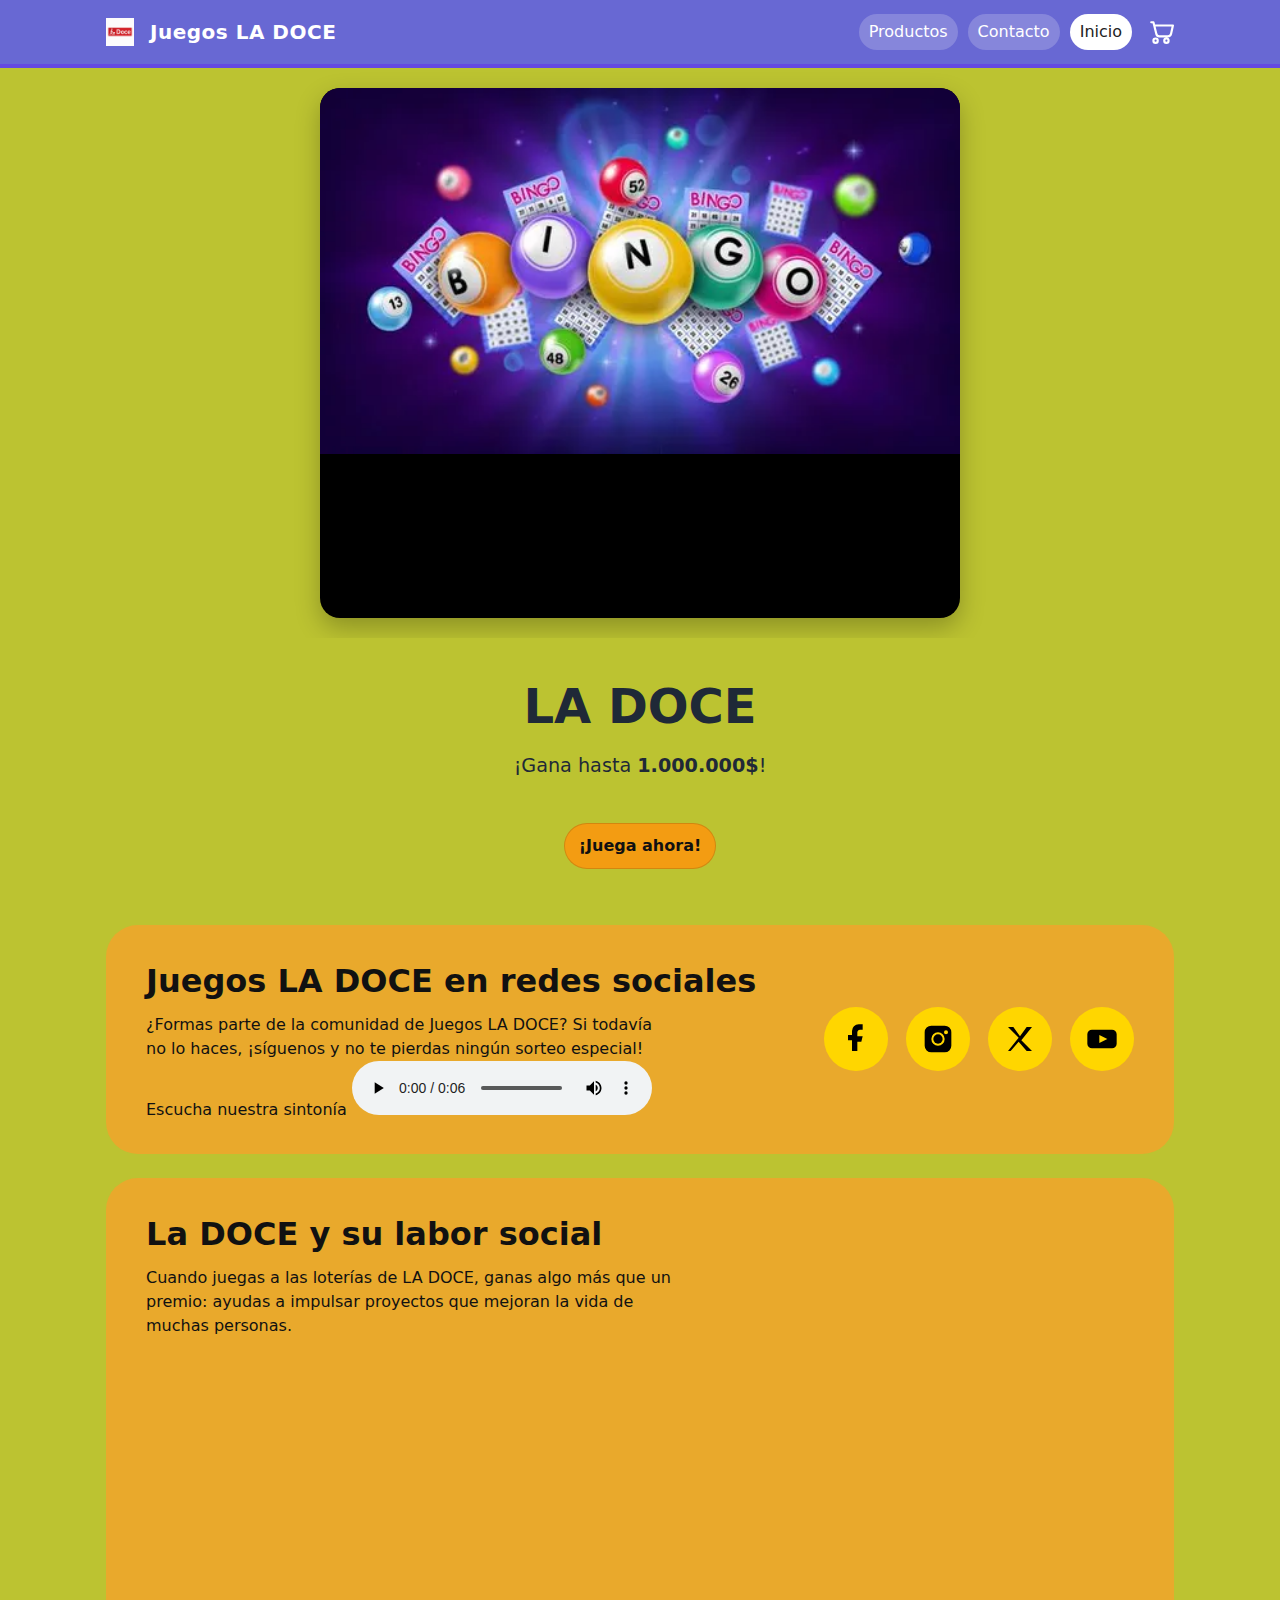
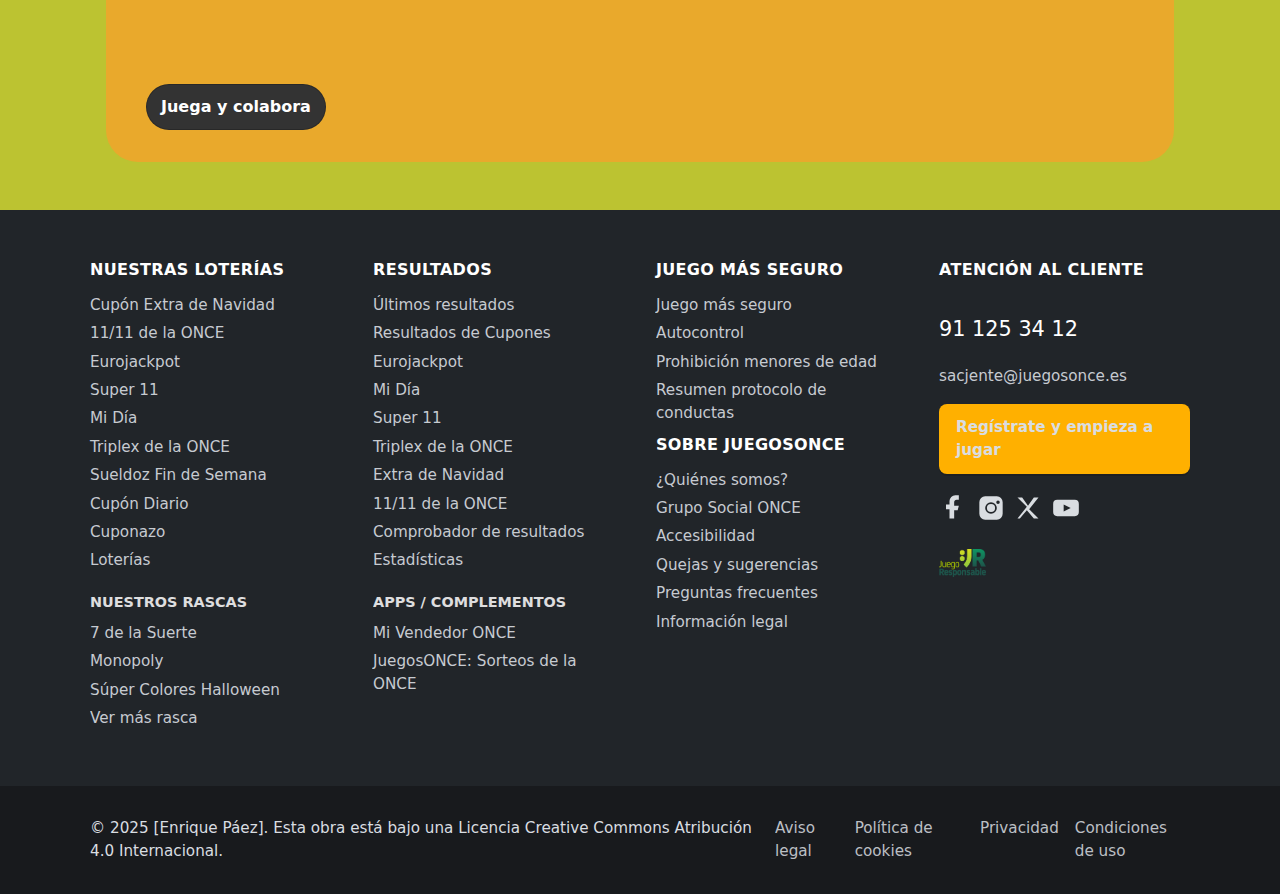
<file: index.html>
<!doctype html>
<html lang="es">
<head>
  <meta charset="utf-8" />
  <meta name="viewport" content="width=device-width, initial-scale=1" />
  <title>Juegos LA DOCE – Inicio</title>
  <link rel="stylesheet" href="css/index.css" />
  <link rel="icon" href="logos.ico" type="image/x-icon">
</head>
<body>
  <!-- Header / Navbar -->
  <header class="site-header">
    <div class="container header__row">
      <!-- LOGO clicable -->
      <a class="logo" href="./index.html" aria-label="Ir al inicio">
        <img src="images/logos.png.png" alt="Juegos LA DOCE">
      </a>

      <a class="brand" href="./index.html">Juegos <strong>LA DOCE</strong></a>

      <nav class="nav">
        <a class="nav__link" href="./catalogo.html">Productos</a>
        <a class="nav__link" href="#contacto">Contacto</a>
        <a class="nav__link nav__link--pill" href="./index.html">Inicio</a>
      </nav>

      <a class="cart" href="./carrito.html" aria-label="Carrito">
        <svg viewBox="0 0 24 24" class="icon" aria-hidden="true">
          <path d="M7 18a2 2 0 1 0 0 4 2 2 0 0 0 0-4Zm10 0a2 2 0 1 0 0 4 2 2 0 0 0 0-4ZM3 3h2l2.6 10.39A3 3 0 0 0 10.5 16h7.88a3 3 0 0 0 2.92-2.35L23 6H6"
                fill="none" stroke="currentColor" stroke-width="2"
                stroke-linecap="round" stroke-linejoin="round"/>
        </svg>
      </a>
    </div>
  </header>




  <!-- Main -->
  <main class="page-main">
    <!-- CARRUSEL LA DOCE (debajo del header) -->
      <div class="carousel">
        <div class="carousel__track">

          <div class="carousel__slide">
            <img src="carrusel/bolas.webp" alt="Bolas de bingo">
          </div>

          <div class="carousel__slide">
            <img src="carrusel/cupon.webp" alt="Cupón raspadito">
          </div>

          <div class="carousel__slide">
            <img src="carrusel/cupones.webp" alt="Cupones de la ONCE">
          </div>

          <div class="carousel__slide">
            <img src="carrusel/d54c9e0c-2fc7-492b-9c54-969afc6d6bb1_baja-aspect-ratio_default_0.webp" alt="Ganadores celebrando">
          </div>

          <div class="carousel__slide">
            <img src="carrusel/loteria-navidad-2024-introducen-premios-bombo-pequeno-efe.webp" alt="Sorteo tradicional">
          </div>

        </div>
      </div>
    <!-- Hero -->
    <section class="hero hero--full">
      <div class="container hero__content">
        <h1>LA DOCE</h1>

        <p class="hero__subtitle">
          ¡Gana hasta <strong>1.000.000$</strong>!
        </p>

        <div class="hero__actions">
          <a class="btn btn--primary" href="./catalogo.html">¡Juega ahora!</a>
        </div>
      </div>
    </section>

  </main>

  <!-- Bloque promocional antes del footer -->
  <section class="promo">
    <div class="container promo__grid">

      <!-- Tarjeta redes sociales -->
      <article class="promo-card promo-card--social">
        <div class="promo-card__text">
          <h2>Juegos LA DOCE en redes sociales</h2>
          <p>¿Formas parte de la comunidad de Juegos LA DOCE?  
             Si todavía no lo haces, ¡síguenos y no te pierdas ningún sorteo especial!</p>

             <!-- AUDIO -->
          <div class="promo-audio">
            <span class="promo-audio__label">Escucha nuestra sintonía</span>
            <audio controls>
              <source src="Quick Metal Riff 1.mp3" type="audio/mpeg">
            </audio>
          </div>
        </div>

        <div class="promo-card__icons">
          <a aria-label="Facebook" href="#" class="promo-icon">
            <svg viewBox="0 0 24 24">
              <path d="M13 22v-8h3l1-4h-4V7c0-1.1.9-2 2-2h2V1h-3a5 5 0 0 0-5 5v3H6v4h3v8h4Z"/>
            </svg>
          </a>
          <a aria-label="Instagram" href="#" class="promo-icon">
            <svg viewBox="0 0 24 24">
              <path d="M7 2h10a5 5 0 0 1 5 5v10a5 5 0 0 1-5 5H7a5 5 0 0 1-5-5V7a5 5 0 0 1 5-5Zm5 5a5 5 0 1 0 0 10 5 5 0 0 0 0-10Zm6-1.5a1.5 1.5 0 1 0 0 3 1.5 1.5 0 0 0 0-3Z"/>
              <circle cx="12" cy="12" r="3.5"/>
            </svg>
          </a>
          <a aria-label="X / Twitter" href="#" class="promo-icon">
            <svg viewBox="0 0 24 24">
              <path d="M3 3h4l5 7 5-7h4l-8 10 8 8h-4l-6-7-6 7H3l8-10L3 3Z"/>
            </svg>
          </a>
          <a aria-label="YouTube" href="#" class="promo-icon">
            <svg viewBox="0 0 24 24">
              <path d="M23 8.5v7a3.5 3.5 0 0 1-3.5 3.5h-15A3.5 3.5 0 0 1 1 15.5v-7A3.5 3.5 0 0 1 4.5 5h15A3.5 3.5 0 0 1 23 8.5ZM10 9v6l6-3-6-3Z"/>
            </svg>
          </a>
        </div>
      </article>

      <!-- Tarjeta labor social -->
      <article class="promo-card promo-card--impact">
  <div class="promo-card__text">
    <h2>La DOCE y su labor social</h2>
    <p>Cuando juegas a las loterías de LA DOCE, ganas algo más que un premio:
       ayudas a impulsar proyectos que mejoran la vida de muchas personas.</p>
    
    <!-- VIDEO -->
    <div class="promo-video">
      <iframe 
        src="https://www.youtube.com/embed/3toKPZahz4I?si=k1fxvyp4gUvb2gVy"
        title="YouTube video player" 
        frameborder="0"
        allow="accelerometer; autoplay; clipboard-write; encrypted-media; gyroscope; picture-in-picture; web-share"
        referrerpolicy="strict-origin-when-cross-origin"
        allowfullscreen>
      </iframe>
    </div>

    <a href="./catalogo.html" class="btn btn--dark">Juega y colabora</a>
  </div>
</article>


    </div>
  </section>

  <!-- Footer -->
  <footer class="site-footer site-footer--dark">
    <div class="container footer-cols">
      <!-- Col 1 -->
      <div class="footer-col">
        <h4 class="footer-title">NUESTRAS LOTERÍAS</h4>
        <ul class="footer-list">
          <li><a href="#">Cupón Extra de Navidad</a></li>
          <li><a href="#">11/11 de la ONCE</a></li>
          <li><a href="#">Eurojackpot</a></li>
          <li><a href="#">Super 11</a></li>
          <li><a href="#">Mi Día</a></li>
          <li><a href="#">Triplex de la ONCE</a></li>
          <li><a href="#">Sueldoz Fin de Semana</a></li>
          <li><a href="#">Cupón Diario</a></li>
          <li><a href="#">Cuponazo</a></li>
          <li><a href="#">Loterías</a></li>
        </ul>

        <h5 class="footer-subtitle">NUESTROS RASCAS</h5>
        <ul class="footer-list">
          <li><a href="#">7 de la Suerte</a></li>
          <li><a href="#">Monopoly</a></li>
          <li><a href="#">Súper Colores Halloween</a></li>
          <li><a href="#">Ver más rasca</a></li>
        </ul>
      </div>

      <!-- Col 2 -->
      <div class="footer-col">
        <h4 class="footer-title">RESULTADOS</h4>
        <ul class="footer-list">
          <li><a href="#">Últimos resultados</a></li>
          <li><a href="#">Resultados de Cupones</a></li>
          <li><a href="#">Eurojackpot</a></li>
          <li><a href="#">Mi Día</a></li>
          <li><a href="#">Super 11</a></li>
          <li><a href="#">Triplex de la ONCE</a></li>
          <li><a href="#">Extra de Navidad</a></li>
          <li><a href="#">11/11 de la ONCE</a></li>
          <li><a href="#">Comprobador de resultados</a></li>
          <li><a href="#">Estadísticas</a></li>
        </ul>

        <h5 class="footer-subtitle">APPS / COMPLEMENTOS</h5>
        <ul class="footer-list">
          <li><a href="#">Mi Vendedor ONCE</a></li>
          <li><a href="#">JuegosONCE: Sorteos de la ONCE</a></li>
        </ul>
      </div>

      <!-- Col 3 -->
      <div class="footer-col">
        <h4 class="footer-title">JUEGO MÁS SEGURO</h4>
        <ul class="footer-list">
          <li><a href="#">Juego más seguro</a></li>
          <li><a href="#">Autocontrol</a></li>
          <li><a href="#">Prohibición menores de edad</a></li>
          <li><a href="#">Resumen protocolo de conductas</a></li>
        </ul>

        <h4 class="footer-title">SOBRE JUEGOSONCE</h4>
        <ul class="footer-list">
          <li><a href="#">¿Quiénes somos?</a></li>
          <li><a href="#">Grupo Social ONCE</a></li>
          <li><a href="#">Accesibilidad</a></li>
          <li><a href="#">Quejas y sugerencias</a></li>
          <li><a href="#">Preguntas frecuentes</a></li>
          <li><a href="#">Información legal</a></li>
        </ul>
      </div>

      <!-- Col 4 -->
      <div class="footer-col footer-col--right">
        <h4 class="footer-title">ATENCIÓN AL CLIENTE</h4>
        <p class="footer-phone">91 125 34 12</p>
        <a class="footer-mail" href="mailto:sacjente@juegosonce.es">sacjente@juegosonce.es</a>

        <a class="btn btn--cta" href="#">Regístrate y empieza a jugar</a>

        <div class="footer-social">
          <a aria-label="Facebook" href="#"><svg viewBox="0 0 24 24"><path d="M13 22v-8h3l1-4h-4V7c0-1.1.9-2 2-2h2V1h-3a5 5 0 0 0-5 5v3H6v4h3v8h4Z"/></svg></a>
          <a aria-label="Instagram" href="#"><svg viewBox="0 0 24 24"><path d="M7 2h10a5 5 0 0 1 5 5v10a5 5 0 0 1-5 5H7a5 5 0 0 1-5-5V7a5 5 0 0 1 5-5Zm5 5a5 5 0 1 0 0 10 5 5 0 0 0 0-10Zm6-1.5a1.5 1.5 0 1 0 0 3 1.5 1.5 0 0 0 0-3Z"/><circle cx="12" cy="12" r="3.5"/></svg></a>
          <a aria-label="X / Twitter" href="#"><svg viewBox="0 0 24 24"><path d="M3 3h4l5 7 5-7h4l-8 10 8 8h-4l-6-7-6 7H3l8-10L3 3Z"/></svg></a>
          <a aria-label="YouTube" href="#"><svg viewBox="0 0 24 24"><path d="M23 8.5v7a3.5 3.5 0 0 1-3.5 3.5h-15A3.5 3.5 0 0 1 1 15.5v-7A3.5 3.5 0 0 1 4.5 5h15A3.5 3.5 0 0 1 23 8.5ZM10 9v6l6-3-6-3Z"/></svg></a>
        </div>

        <div class="footer-badges">
          <img src="images/Juego_Responsable.png" alt="Juego responsable +18" />
        </div>
      </div>
    </div>

    <div class="footer-bottom">
      <div class="container footer-bottom__row">
        <p>© 2025 [Enrique Páez].  
          Esta obra está bajo una  
          <a href="https://creativecommons.org/licenses/by/4.0/" target="_blank">
          Licencia Creative Commons Atribución 4.0 Internacional</a>.
        </p>
        <ul class="footer-legal">
          <li><a href="#">Aviso legal</a></li>
          <li><a href="#">Política de cookies</a></li>
          <li><a href="#">Privacidad</a></li>
          <li><a href="#">Condiciones de uso</a></li>
        </ul>
      </div>
    </div>
  </footer>
</body>
</html>
</file>
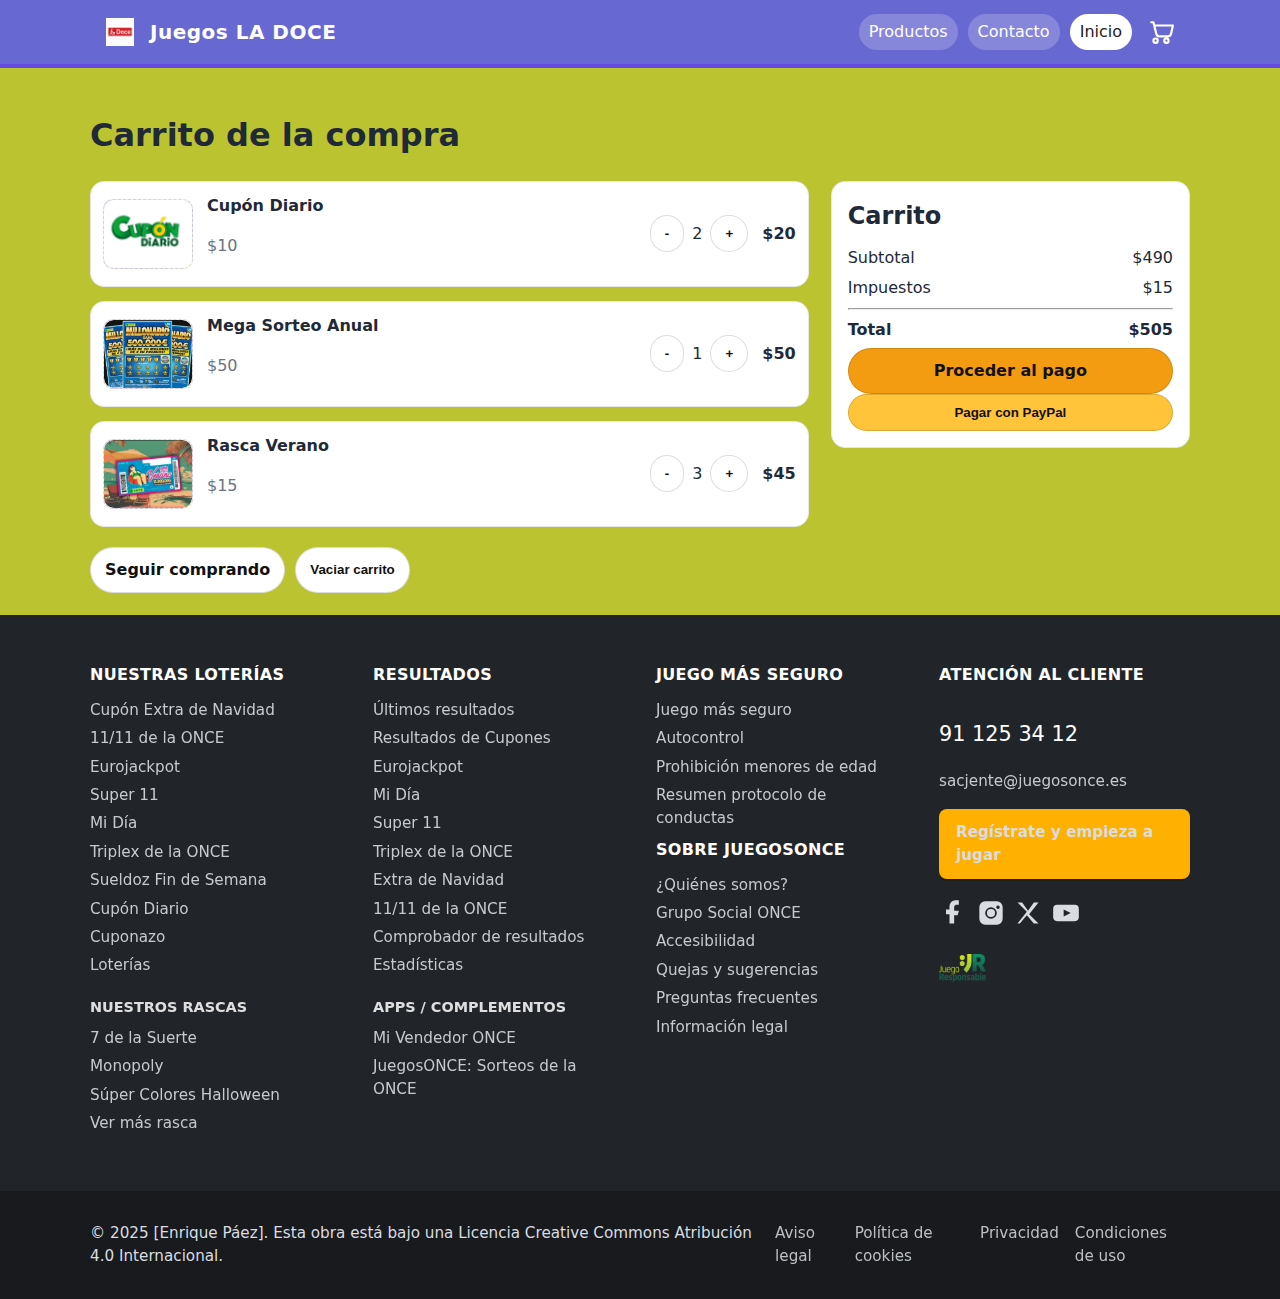
<file: carrito.html>
<!doctype html>
<html lang="es">
<head>
  <meta charset="utf-8" />
  <meta name="viewport" content="width=device-width, initial-scale=1" />
  <title>Juegos LA DOCE – Carrito</title>
  <link rel="stylesheet" href="css/carrito.css" />
  <link rel="icon" href="logos.ico" type="image/x-icon">
</head>
<body>
  <!-- Header -->
  <header class="site-header">
    <div class="container header__row">
      <a class="logo" href="index.html" aria-label="Ir al inicio">
        <img src="images/logos.png.png" alt="Juegos LA DOCE" />
      </a>
      <a class="brand" href="index.html">Juegos <strong>LA DOCE</strong></a>

      <nav class="nav">
        <a class="nav__link" href="catalogo.html">Productos</a>
        <a class="nav__link" href="index.html#contacto">Contacto</a>
        <a class="nav__link nav__link--pill" href="index.html">Inicio</a>
      </nav>

      <span class="cart" aria-hidden="true">
        <svg viewBox="0 0 24 24" class="icon"><path d="M7 18a2 2 0 1 0 0 4 2 2 0 0 0 0-4Zm10 0a2 2 0 1 0 0 4 2 2 0 0 0 0-4ZM3 3h2l2.6 10.39A3 3 0 0 0 10.5 16h7.88a3 3 0 0 0 2.92-2.35L23 6H6" fill="none" stroke="currentColor" stroke-width="2" stroke-linecap="round" stroke-linejoin="round"/></svg>
      </span>
    </div>
  </header>

  <main class="page-main">
    <section class="container cart-page">
      <h1 class="page-title">Carrito de la compra</h1>

      <div class="cart-layout">
        <!-- Lista de items -->
        <section class="cart-list">
          <!-- Cupón Diario -->
          <article class="cart-item">
            <div class="thumb has-img">
              <img src="images/CDiario.png" alt="Cupón Diario">
            </div>
            <div class="cart-item__info">
              <h3>Cupón Diario</h3>
              <p class="muted">$10</p>
            </div>
            <div class="qty">
              <button class="btn btn--ghost" disabled>-</button>
              <span>2</span>
              <button class="btn btn--ghost" disabled>+</button>
            </div>
            <div class="subtotal">$20</div>
          </article>

          <!-- Mega Sorteo Anual -->
          <article class="cart-item">
            <div class="thumb has-img">
              <img src="images/Mmillonario.png" alt="Mega Sorteo Anual">
            </div>
            <div class="cart-item__info">
              <h3>Mega Sorteo Anual</h3>
              <p class="muted">$50</p>
            </div>
            <div class="qty">
              <button class="btn btn--ghost" disabled>-</button>
              <span>1</span>
              <button class="btn btn--ghost" disabled>+</button>
            </div>
            <div class="subtotal">$50</div>
          </article>

          <!-- Rasca Verano -->
          <article class="cart-item">
            <div class="thumb has-img">
              <img src="images/Rverano.png" alt="Rasca Verano">
            </div>
            <div class="cart-item__info">
              <h3>Rasca Verano</h3>
              <p class="muted">$15</p>
            </div>
            <div class="qty">
              <button class="btn btn--ghost" disabled>-</button>
              <span>3</span>
              <button class="btn btn--ghost" disabled>+</button>
            </div>
            <div class="subtotal">$45</div>
          </article>


          <div class="cart-actions">
            <a class="btn btn--ghost" href="catalogo.html">Seguir comprando</a>
            <button class="btn btn--ghost" disabled>Vaciar carrito</button>
          </div>
        </section>

        <!-- Resumen -->
        <aside class="summary">
          <h2>Carrito</h2>
          <dl class="summary__row"><dt>Subtotal</dt><dd>$490</dd></dl>
          <dl class="summary__row"><dt>Impuestos</dt><dd>$15</dd></dl>
          <hr />
          <dl class="summary__row summary__total"><dt>Total</dt><dd>$505</dd></dl>

          <a class="btn btn--primary full" href="#">Proceder al pago</a>
          <button class="btn btn--paypal full" type="button">Pagar con PayPal</button>
        </aside>
      </div>
    </section>
  </main>

<!-- Footer -->
  <footer class="site-footer site-footer--dark">
    <div class="container footer-cols">
      <!-- Col 1 -->
      <div class="footer-col">
        <h4 class="footer-title">NUESTRAS LOTERÍAS</h4>
        <ul class="footer-list">
          <li><a href="#">Cupón Extra de Navidad</a></li>
          <li><a href="#">11/11 de la ONCE</a></li>
          <li><a href="#">Eurojackpot</a></li>
          <li><a href="#">Super 11</a></li>
          <li><a href="#">Mi Día</a></li>
          <li><a href="#">Triplex de la ONCE</a></li>
          <li><a href="#">Sueldoz Fin de Semana</a></li>
          <li><a href="#">Cupón Diario</a></li>
          <li><a href="#">Cuponazo</a></li>
          <li><a href="#">Loterías</a></li>
        </ul>

        <h5 class="footer-subtitle">NUESTROS RASCAS</h5>
        <ul class="footer-list">
          <li><a href="#">7 de la Suerte</a></li>
          <li><a href="#">Monopoly</a></li>
          <li><a href="#">Súper Colores Halloween</a></li>
          <li><a href="#">Ver más rasca</a></li>
        </ul>
      </div>

      <!-- Col 2 -->
      <div class="footer-col">
        <h4 class="footer-title">RESULTADOS</h4>
        <ul class="footer-list">
          <li><a href="#">Últimos resultados</a></li>
          <li><a href="#">Resultados de Cupones</a></li>
          <li><a href="#">Eurojackpot</a></li>
          <li><a href="#">Mi Día</a></li>
          <li><a href="#">Super 11</a></li>
          <li><a href="#">Triplex de la ONCE</a></li>
          <li><a href="#">Extra de Navidad</a></li>
          <li><a href="#">11/11 de la ONCE</a></li>
          <li><a href="#">Comprobador de resultados</a></li>
          <li><a href="#">Estadísticas</a></li>
        </ul>

        <h5 class="footer-subtitle">APPS / COMPLEMENTOS</h5>
        <ul class="footer-list">
          <li><a href="#">Mi Vendedor ONCE</a></li>
          <li><a href="#">JuegosONCE: Sorteos de la ONCE</a></li>
        </ul>
      </div>

      <!-- Col 3 -->
      <div class="footer-col">
        <h4 class="footer-title">JUEGO MÁS SEGURO</h4>
        <ul class="footer-list">
          <li><a href="#">Juego más seguro</a></li>
          <li><a href="#">Autocontrol</a></li>
          <li><a href="#">Prohibición menores de edad</a></li>
          <li><a href="#">Resumen protocolo de conductas</a></li>
        </ul>

        <h4 class="footer-title">SOBRE JUEGOSONCE</h4>
        <ul class="footer-list">
          <li><a href="#">¿Quiénes somos?</a></li>
          <li><a href="#">Grupo Social ONCE</a></li>
          <li><a href="#">Accesibilidad</a></li>
          <li><a href="#">Quejas y sugerencias</a></li>
          <li><a href="#">Preguntas frecuentes</a></li>
          <li><a href="#">Información legal</a></li>
        </ul>
      </div>

      <!-- Col 4 -->
      <div class="footer-col footer-col--right">
        <h4 class="footer-title">ATENCIÓN AL CLIENTE</h4>
        <p class="footer-phone">91 125 34 12</p>
        <a class="footer-mail" href="mailto:sacjente@juegosonce.es">sacjente@juegosonce.es</a>

        <a class="btn btn--cta" href="#">Regístrate y empieza a jugar</a>

        <div class="footer-social">
          <a aria-label="Facebook" href="#"><svg viewBox="0 0 24 24"><path d="M13 22v-8h3l1-4h-4V7c0-1.1.9-2 2-2h2V1h-3a5 5 0 0 0-5 5v3H6v4h3v8h4Z"/></svg></a>
          <a aria-label="Instagram" href="#"><svg viewBox="0 0 24 24"><path d="M7 2h10a5 5 0 0 1 5 5v10a5 5 0 0 1-5 5H7a5 5 0 0 1-5-5V7a5 5 0 0 1 5-5Zm5 5a5 5 0 1 0 0 10 5 5 0 0 0 0-10Zm6-1.5a1.5 1.5 0 1 0 0 3 1.5 1.5 0 0 0 0-3Z"/><circle cx="12" cy="12" r="3.5"/></svg></a>
          <a aria-label="X / Twitter" href="#"><svg viewBox="0 0 24 24"><path d="M3 3h4l5 7 5-7h4l-8 10 8 8h-4l-6-7-6 7H3l8-10L3 3Z"/></svg></a>
          <a aria-label="YouTube" href="#"><svg viewBox="0 0 24 24"><path d="M23 8.5v7a3.5 3.5 0 0 1-3.5 3.5h-15A3.5 3.5 0 0 1 1 15.5v-7A3.5 3.5 0 0 1 4.5 5h15A3.5 3.5 0 0 1 23 8.5ZM10 9v6l6-3-6-3Z"/></svg></a>
        </div>

        <div class="footer-badges">
          <img src="images/Juego_Responsable.png" alt="Juego responsable +18" />
        </div>
      </div>
    </div>

    <div class="footer-bottom">
      <div class="container footer-bottom__row">
        <p>© 2025 [Enrique Páez].  
          Esta obra está bajo una  
          <a href="https://creativecommons.org/licenses/by/4.0/" target="_blank">
          Licencia Creative Commons Atribución 4.0 Internacional</a>.
        </p>
        <ul class="footer-legal">
          <li><a href="#">Aviso legal</a></li>
          <li><a href="#">Política de cookies</a></li>
          <li><a href="#">Privacidad</a></li>
          <li><a href="#">Condiciones de uso</a></li>
        </ul>
      </div>
    </div>
  </footer>
</body>
</html>
</file>
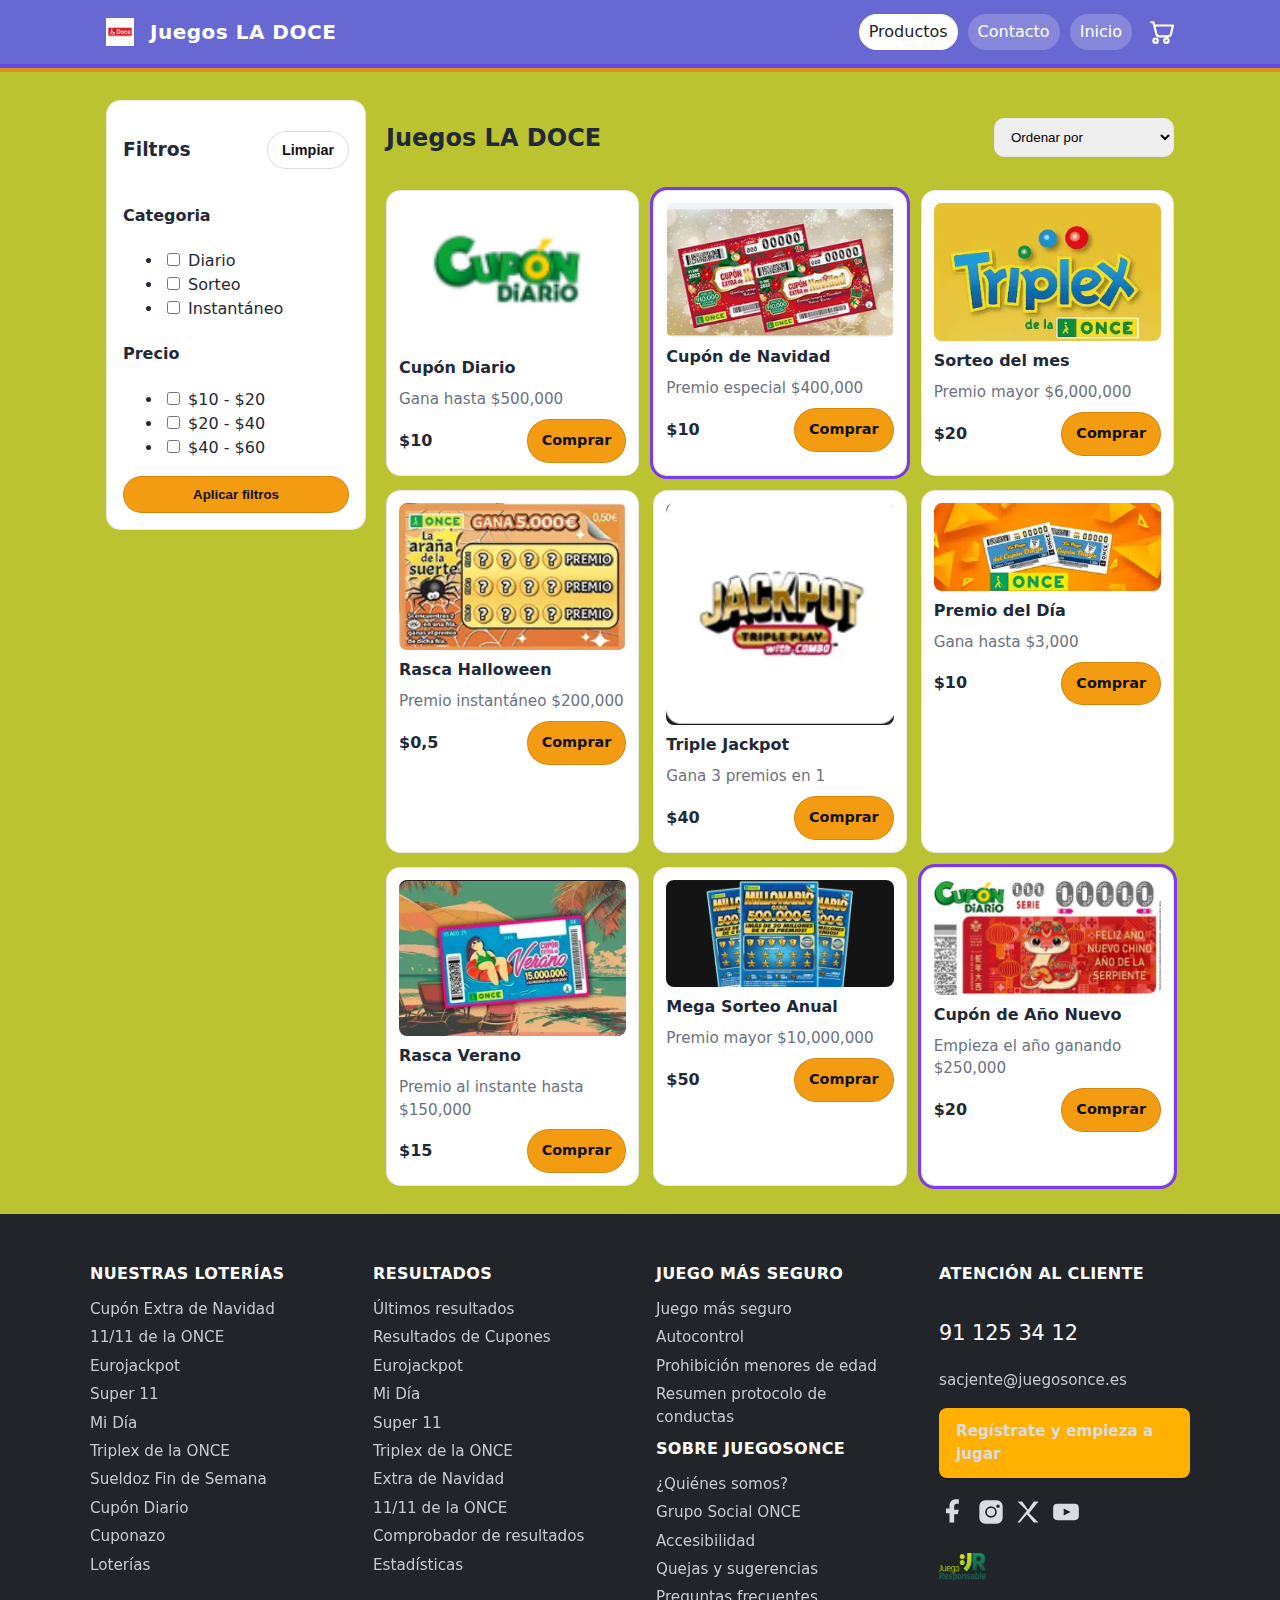
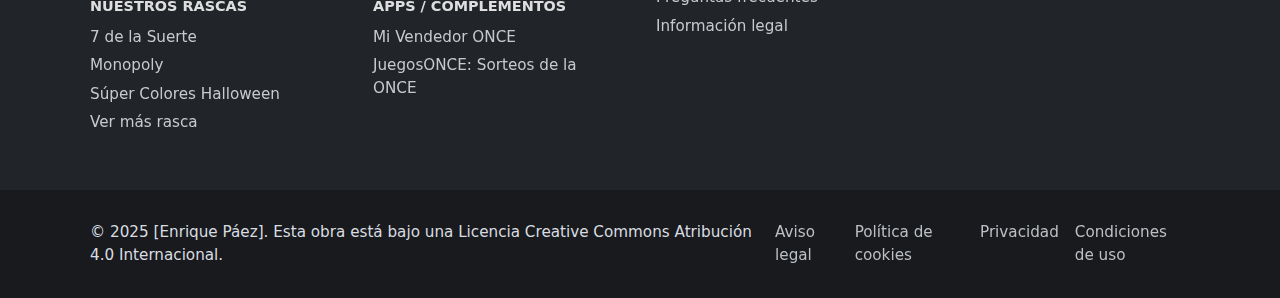
<file: catalogo.html>
<!doctype html>
<html lang="es">
<head>
  <meta charset="utf-8" />
  <meta name="viewport" content="width=device-width, initial-scale=1" />
  <title>Juegos LA DOCE – Catálogo</title>
  <link rel="stylesheet" href="css/catalogo.css" />
  <link rel="icon" href="logos.ico" type="image/x-icon">
</head>
<body>
  <!-- Header -->
  <header class="site-header">
    <div class="container header__row">
      <a class="logo" href="./index.html" aria-label="Ir al inicio">
        <img src="images/logos.png.png" alt="Juegos LA DOCE">
      </a>

      <a class="brand" href="./index.html">Juegos <strong>LA DOCE</strong></a>

      <nav class="nav">
        <a class="nav__link nav__link--pill" href="./catalogo.html">Productos</a>
        <a class="nav__link" href="#contacto">Contacto</a>
        <a class="nav__link" href="./index.html">Inicio</a>
      </nav>

      <a class="cart" href="./carrito.html" aria-label="Carrito">
        <svg viewBox="0 0 24 24" class="icon">
          <path d="M7 18a2 2 0 1 0 0 4 2 2 0 0 0 0-4Zm10 0a2 2 0 1 0 0 4 2 2 0 0 0 0-4ZM3 3h2l2.6 10.39A3 3 0 0 0 10.5 16h7.88a3 3 0 0 0 2.92-2.35L23 6H6"
                fill="none" stroke="currentColor" stroke-width="2"
                stroke-linecap="round" stroke-linejoin="round"/>
        </svg>
      </a>
    </div>
  </header>

  <!-- Contenido principal -->
  <main class="page-main">
    <section class="products-page">
      <div class="container products-layout">
        <!-- Filtros -->
        <aside class="filters">
          <div class="filters__header">
            <h3>Filtros</h3>
            <button class="btn btn--ghost small">Limpiar</button>
          </div>

          <div class="filters__block">
            <h4>Categoria</h4>
            <ul class="list">
              <li><label><input type="checkbox" /> Diario</label></li>
              <li><label><input type="checkbox" /> Sorteo</label></li>
              <li><label><input type="checkbox" /> Instantáneo</label></li>
            </ul>
          </div>

          <div class="filters__block">
            <h4>Precio</h4>
            <ul class="list">
              <li><label><input type="checkbox" /> $10 - $20</label></li>
              <li><label><input type="checkbox" /> $20 - $40</label></li>
              <li><label><input type="checkbox" /> $40 - $60</label></li>
            </ul>
          </div>

          <button class="btn btn--primary full">Aplicar filtros</button>
        </aside>

        <!-- Catálogo -->
        <section class="catalog">
          <div class="catalog__toolbar">
            <h2>Juegos LA DOCE</h2>
            <div class="toolbar__right">
              <select class="select">
                <option>Ordenar por</option>
                <option>Precio ascendente</option>
                <option>Precio descendente</option>
              </select>
            </div>
          </div>

          <!-- Grid de productos -->
          <div class="grid">
            <article class="card">
              <div class="card__media">
                <img src="images/CDiario.png" alt="Cupón Diario">
              </div>
              <h3 class="card__title">Cupón Diario</h3>
              <p class="card__meta">Gana hasta $500,000</p>
              <div class="card__bottom">
                <span class="price">$10</span>
                <a class="btn btn--primary small" href="./carrito.html">Comprar</a>
              </div>
            </article>

            <article class="card card--highlight">
              <div class="card__media">
                <img src="images/Cnavidad.png" alt="Cupón de Navidad">
              </div>
              <h3 class="card__title">Cupón de Navidad</h3>
              <p class="card__meta">Premio especial $400,000</p>
              <div class="card__bottom">
                <span class="price">$10</span>
                <a class="btn btn--primary small" href="./carrito.html">Comprar</a>
              </div>
            </article>

            <article class="card">
              <div class="card__media">
                <img src="images/Sdiario.png" alt="Sorteo del mes">
              </div>
              <h3 class="card__title">Sorteo del mes</h3>
              <p class="card__meta">Premio mayor $6,000,000</p>
              <div class="card__bottom">
                <span class="price">$20</span>
                <a class="btn btn--primary small" href="./carrito.html">Comprar</a>
              </div>
            </article>

            <article class="card">
              <div class="card__media">
                <img src="images/Rhalolwen.png" alt="Rasca Halloween">
              </div>
              <h3 class="card__title">Rasca Halloween</h3>
              <p class="card__meta">Premio instantáneo $200,000</p>
              <div class="card__bottom">
                <span class="price">$0,5</span>
                <a class="btn btn--primary small" href="./carrito.html">Comprar</a>
              </div>
            </article>

            <article class="card">
              <div class="card__media">
                <img src="images/Tjackpot.png" alt="Triple Jackpot">
              </div>
              <h3 class="card__title">Triple Jackpot</h3>
              <p class="card__meta">Gana 3 premios en 1</p>
              <div class="card__bottom">
                <span class="price">$40</span>
                <a class="btn btn--primary small" href="./carrito.html">Comprar</a>
              </div>
            </article>

            <article class="card">
              <div class="card__media">
                <img src="images/Pdia.png" alt="Premio del Día">
              </div>
              <h3 class="card__title">Premio del Día</h3>
              <p class="card__meta">Gana hasta $3,000</p>
              <div class="card__bottom">
                <span class="price">$10</span>
                <a class="btn btn--primary small" href="./carrito.html">Comprar</a>
              </div>
            </article>

            <!-- NUEVOS PRODUCTOS -->
            <article class="card">
              <div class="card__media">
                <img src="images/Rverano.png" alt="Rasca Verano">
              </div>
              <h3 class="card__title">Rasca Verano</h3>
              <p class="card__meta">Premio al instante hasta $150,000</p>
              <div class="card__bottom">
                <span class="price">$15</span>
                <a class="btn btn--primary small" href="./carrito.html">Comprar</a>
              </div>
            </article>

            <article class="card">
              <div class="card__media">
                <img src="images/Mmillonario.png" alt="Mega Sorteo Anual">
              </div>
              <h3 class="card__title">Mega Sorteo Anual</h3>
              <p class="card__meta">Premio mayor $10,000,000</p>
              <div class="card__bottom">
                <span class="price">$50</span>
                <a class="btn btn--primary small" href="./carrito.html">Comprar</a>
              </div>
            </article>

            <article class="card card--highlight">
              <div class="card__media">
                <img src="images/Caño.png" alt="Cupón de Año Nuevo">
              </div>
              <h3 class="card__title">Cupón de Año Nuevo</h3>
              <p class="card__meta">Empieza el año ganando $250,000</p>
              <div class="card__bottom">
                <span class="price">$20</span>
                <a class="btn btn--primary small" href="./carrito.html">Comprar</a>
              </div>
            </article>
          </div>
        </section>
      </div>
    </section>
  </main>

  <!-- Footer -->
  <footer class="site-footer site-footer--dark">
    <div class="container footer-cols">
      <!-- Col 1 -->
      <div class="footer-col">
        <h4 class="footer-title">NUESTRAS LOTERÍAS</h4>
        <ul class="footer-list">
          <li><a href="#">Cupón Extra de Navidad</a></li>
          <li><a href="#">11/11 de la ONCE</a></li>
          <li><a href="#">Eurojackpot</a></li>
          <li><a href="#">Super 11</a></li>
          <li><a href="#">Mi Día</a></li>
          <li><a href="#">Triplex de la ONCE</a></li>
          <li><a href="#">Sueldoz Fin de Semana</a></li>
          <li><a href="#">Cupón Diario</a></li>
          <li><a href="#">Cuponazo</a></li>
          <li><a href="#">Loterías</a></li>
        </ul>

        <h5 class="footer-subtitle">NUESTROS RASCAS</h5>
        <ul class="footer-list">
          <li><a href="#">7 de la Suerte</a></li>
          <li><a href="#">Monopoly</a></li>
          <li><a href="#">Súper Colores Halloween</a></li>
          <li><a href="#">Ver más rasca</a></li>
        </ul>
      </div>

      <!-- Col 2 -->
      <div class="footer-col">
        <h4 class="footer-title">RESULTADOS</h4>
        <ul class="footer-list">
          <li><a href="#">Últimos resultados</a></li>
          <li><a href="#">Resultados de Cupones</a></li>
          <li><a href="#">Eurojackpot</a></li>
          <li><a href="#">Mi Día</a></li>
          <li><a href="#">Super 11</a></li>
          <li><a href="#">Triplex de la ONCE</a></li>
          <li><a href="#">Extra de Navidad</a></li>
          <li><a href="#">11/11 de la ONCE</a></li>
          <li><a href="#">Comprobador de resultados</a></li>
          <li><a href="#">Estadísticas</a></li>
        </ul>

        <h5 class="footer-subtitle">APPS / COMPLEMENTOS</h5>
        <ul class="footer-list">
          <li><a href="#">Mi Vendedor ONCE</a></li>
          <li><a href="#">JuegosONCE: Sorteos de la ONCE</a></li>
        </ul>
      </div>

      <!-- Col 3 -->
      <div class="footer-col">
        <h4 class="footer-title">JUEGO MÁS SEGURO</h4>
        <ul class="footer-list">
          <li><a href="#">Juego más seguro</a></li>
          <li><a href="#">Autocontrol</a></li>
          <li><a href="#">Prohibición menores de edad</a></li>
          <li><a href="#">Resumen protocolo de conductas</a></li>
        </ul>

        <h4 class="footer-title">SOBRE JUEGOSONCE</h4>
        <ul class="footer-list">
          <li><a href="#">¿Quiénes somos?</a></li>
          <li><a href="#">Grupo Social ONCE</a></li>
          <li><a href="#">Accesibilidad</a></li>
          <li><a href="#">Quejas y sugerencias</a></li>
          <li><a href="#">Preguntas frecuentes</a></li>
          <li><a href="#">Información legal</a></li>
        </ul>
      </div>

      <!-- Col 4 -->
      <div class="footer-col footer-col--right">
        <h4 class="footer-title">ATENCIÓN AL CLIENTE</h4>
        <p class="footer-phone">91 125 34 12</p>
        <a class="footer-mail" href="mailto:sacjente@juegosonce.es">sacjente@juegosonce.es</a>

        <a class="btn btn--cta" href="#">Regístrate y empieza a jugar</a>

        <div class="footer-social">
          <a aria-label="Facebook" href="#"><svg viewBox="0 0 24 24"><path d="M13 22v-8h3l1-4h-4V7c0-1.1.9-2 2-2h2V1h-3a5 5 0 0 0-5 5v3H6v4h3v8h4Z"/></svg></a>
          <a aria-label="Instagram" href="#"><svg viewBox="0 0 24 24"><path d="M7 2h10a5 5 0 0 1 5 5v10a5 5 0 0 1-5 5H7a5 5 0 0 1-5-5V7a5 5 0 0 1 5-5Zm5 5a5 5 0 1 0 0 10 5 5 0 0 0 0-10Zm6-1.5a1.5 1.5 0 1 0 0 3 1.5 1.5 0 0 0 0-3Z"/><circle cx="12" cy="12" r="3.5"/></svg></a>
          <a aria-label="X / Twitter" href="#"><svg viewBox="0 0 24 24"><path d="M3 3h4l5 7 5-7h4l-8 10 8 8h-4l-6-7-6 7H3l8-10L3 3Z"/></svg></a>
          <a aria-label="YouTube" href="#"><svg viewBox="0 0 24 24"><path d="M23 8.5v7a3.5 3.5 0 0 1-3.5 3.5h-15A3.5 3.5 0 0 1 1 15.5v-7A3.5 3.5 0 0 1 4.5 5h15A3.5 3.5 0 0 1 23 8.5ZM10 9v6l6-3-6-3Z"/></svg></a>
        </div>

        <div class="footer-badges">
          <img src="images/Juego_Responsable.png" alt="Juego responsable +18" />
        </div>
      </div>
    </div>

    <div class="footer-bottom">
      <div class="container footer-bottom__row">
        <p>© 2025 [Enrique Páez].  
          Esta obra está bajo una  
          <a href="https://creativecommons.org/licenses/by/4.0/" target="_blank">
          Licencia Creative Commons Atribución 4.0 Internacional</a>.
        </p>
        <ul class="footer-legal">
          <li><a href="#">Aviso legal</a></li>
          <li><a href="#">Política de cookies</a></li>
          <li><a href="#">Privacidad</a></li>
          <li><a href="#">Condiciones de uso</a></li>
        </ul>
      </div>
    </div>
  </footer>
</body>
</html>
</file>
<file: css/index.css>
/* ===== Reset + Variables ===== */
:root{
  --brand:#6868d3;
  --paper:#bcc331;
  --accent:#f39c12;
  --bg:#af7a1d;
  --ink:#1f2937;
  --muted:#6b7280;
  --surface:#ffffff;
  --border:#e5e7eb;
  --highlight:#7c3aed;
  --radius:14px;
}

*{box-sizing:border-box}
html,body{margin:0;padding:0;height:100%}

body{
  min-height:100vh;
  display:flex;
  flex-direction:column;
  font-family: system-ui, -apple-system, Segoe UI, Roboto, Helvetica, Arial, "Noto Sans", "Apple Color Emoji","Segoe UI Emoji";
  color:var(--ink);
  background:var(--paper);
  line-height:1.5;
}

img{max-width:100%;display:block}

/* ===== Utilidades ===== */
.container{max-width:1100px;margin-inline:auto;padding:0 16px}
.muted{color:var(--muted)}
.full{width:100%}
.small{font-size:.9rem}

/* ===== Header / Nav ===== */
.site-header{
  --h:64px;
  background:var(--brand);
  color:#fff;
  position:sticky; top:0; z-index:10;
  border-bottom:4px solid #6549e0;
}
.header__row{display:flex;align-items:center;gap:16px;min-height:var(--h)}
.logo img{height:28px;display:block}
.brand{color:#fff;text-decoration:none;font-weight:700;font-size:20px;letter-spacing:.5px}
.nav{display:flex;gap:10px;margin-left:auto}
.nav__link{
  color:#fff;text-decoration:none;background:#ffffff33;
  padding:6px 10px;border-radius:999px;transition:.2s;
}
.nav__link:hover{background:#ffffff55}
.nav__link--pill{background:#fff;color:#222}
.cart{color:#fff;display:inline-flex}
.icon{width:26px;height:26px}

/* ===== Botones e inputs ===== */
.btn{
  display:inline-flex;align-items:center;justify-content:center;
  gap:8px;padding:10px 14px;border-radius:999px;
  border:1px solid transparent;cursor:pointer;font-weight:600;
  text-decoration:none;
}
.btn--primary{background:var(--accent);color:#111;border-color:#00000022}
.btn--primary:hover{filter:brightness(0.95)}
.btn--ghost{background:#fff;color:#111;border-color:#00000022}
.btn--ghost:hover{background:#f8f8f8}
.btn--paypal{background:#ffc439;color:#111;border-color:#00000022}

.input,.select{
  padding:10px 12px;border:1px solid var(--border);
  border-radius:10px;min-width:180px
}

/* ===== Layout principal ===== */
.page-main{
  flex:1;
  display:flex;
  flex-direction:column;
}

/* ===== CARRUSEL LA DOCE (500x400px) ===== */
.carousel{
  width:50%;
  margin:20px auto;
  overflow:hidden;
  border-radius:20px;
  box-shadow:0 10px 25px rgba(0,0,0,0.25);
  background:#000;
}

.carousel__track{
  display:flex;
  max-width:1100px;
  margin: 0 auto 50px;
  animation: slideCarousel 20s infinite ease-in-out;
}

.carousel__slide{
  flex:0 0 100%;
}

.carousel__slide img{
  width:100%;
  height:auto;     /* 👉 ya no las forzamos a 400px */
  display:block;
  object-fit: cover;
}


@keyframes slideCarousel{
  0%,10%{ transform:translateX(0); }
  20%,30%{ transform:translateX(-100%); }
  40%,50%{ transform:translateX(-200%); }
  60%,70%{ transform:translateX(-300%); }
  80%,90%{ transform:translateX(-400%); }
  100%{ transform:translateX(0); }
}

/* ===== Hero (solo index) ===== */
.hero{
  flex:1;
  background:var(--paper);
  display:flex;
  flex-direction:column;
  align-items:center;
  justify-content:center;
  text-align:center;
}

.hero__content{
  display:flex;
  flex-direction:column;
  align-items:center;
  gap:10px;
  padding:32px 0 16px;
}

.hero h1{font-size:48px;margin:0}
.hero__subtitle{margin:0 0 12px;font-size:1.2rem}

/* ===== Footer (común) ===== */
.site-footer--dark{
  background:#212529; color:#d9dde1; font-size:.95rem;
}
.site-footer--dark a{ color:#d9dde1; text-decoration:none; }
.site-footer--dark a:hover{ color:#fff; text-decoration:underline; }

.footer-cols{
  display:grid; gap:2rem; padding:3rem 0;
  grid-template-columns: repeat(4, minmax(0,1fr));
}
@media (max-width: 992px){
  .footer-cols{ grid-template-columns: repeat(2, minmax(0,1fr)); }
}
@media (max-width: 600px){
  .footer-cols{ grid-template-columns: 1fr; }
}

.footer-title{ color:#fff; font-size:1rem; margin:0 0 .75rem; letter-spacing:.02em; }
.footer-subtitle{ color:#fff; margin:1.25rem 0 .5rem; font-size:.9rem; opacity:.85; }

.footer-list{ list-style:none; padding:0; margin:0 0 .5rem; }
.footer-list li{ margin:.35rem 0; }
.footer-list a{ opacity:.9; }
.footer-list a:hover{ opacity:1; }

.footer-col--right{ display:flex; flex-direction:column; gap:1rem; align-items:flex-start; }
.footer-phone{ font-size:1.3rem; color:#fff; margin:.25rem 0; }
.footer-mail{ opacity:.9; }
.btn--cta{
  display:inline-block; background:#ffb000; color:#222; padding:.7rem 1rem;
  border-radius:8px; font-weight:700; box-shadow:0 2px 0 rgba(0,0,0,.15);
}
.btn--cta:hover{ filter:brightness(1.05); text-decoration:none; }

.footer-social{ display:flex; gap:.6rem; margin-top:.25rem; }
.footer-social svg{ width:28px; height:28px; fill:#d9dde1; }
.footer-social a:hover svg{ fill:#fff; }

.footer-badges{ display:flex; gap:.75rem; align-items:center; margin-top:.25rem; }
.footer-badges img{ height:28px; }

.footer-stores{ display:flex; gap:.5rem; margin-top:.5rem; }
.store-badge img{ height:34px; }

.footer-bottom{ background:#181a1d; }
.footer-bottom__row{
  display:flex; align-items:center; justify-content:space-between;
  gap:1rem; padding:1rem 0;
}
.footer-legal{ display:flex; gap:1rem; list-style:none; margin:0; padding:0; }
.footer-legal a{ opacity:.85; }
.footer-legal a:hover{ opacity:1; }

/* ===== Bloque promo redes sociales / labor social ===== */
.promo{
  background:var(--paper);
  padding:40px 0 48px;
}

.promo__grid{
  display:flex;
  flex-direction:column;
  gap:24px;
}

.promo-card{
  border-radius:32px;
  padding:32px 40px;
  display:flex;
  align-items:center;
  justify-content:space-between;
  gap:24px;
}

/* Tarjeta redes sociales tipo ONCE */
.promo-card--social{
  background:#e9a92c;
  color:#111;
}

.promo-card__text h2{
  margin:0 0 8px;
  font-size:2rem;
}

.promo-card__text p{
  margin:0;
  max-width:32rem;
  font-size:1rem;
}

/* Iconos redondos */
.promo-card__icons{
  display:flex;
  gap:18px;
  flex-wrap:wrap;
}

.promo-icon{
  width:64px;
  height:64px;
  border-radius:50%;
  background:#ffd600;
  display:flex;
  align-items:center;
  justify-content:center;
  text-decoration:none;
}

.promo-icon svg{
  width:32px;
  height:32px;
  fill:#000;
}

/* Tarjeta labor social */
.promo-card--impact{
  background:#e9a92c;
  color:#111;
}

.promo-card--impact .promo-card__text p{
  max-width:34rem;
}

.btn--dark{
  background:#333;
  color:#fff;
  border-color:#00000033;
}

.btn--dark:hover{
  filter:brightness(1.1);
}

/* Responsive promo */
@media (max-width: 900px){
  .promo-card{
    flex-direction:column;
    align-items:flex-start;
  }

  .promo-card__icons{
    justify-content:flex-start;
  }
}

@media (max-width: 600px){
  .promo-card{
    padding:24px 20px;
    border-radius:24px;
  }

  .promo-card__text h2{
    font-size:1.6rem;
  }
}

/* Contenedor que hace que el vídeo sea responsive */
.promo-video{
  position:relative;
  width:100%;
  max-width:600px;
  margin:20px 0;
  padding-bottom:56.25%; /* relación 16:9 */
  border-radius:16px;
  overflow:hidden;
}

/* iframe responsive */
.promo-video iframe{
  position:absolute;
  top:0; left:0;
  width:100%;
  height:100%;
  border:none;
  border-radius:16px;
}

/* AUDIO (solo donde lo uses) */
.hero__actions{
  display:flex;
  flex-direction:column;
  align-items:center;
  gap:14px;
  margin-top:20px;
}

.hero-audio{
  display:flex;
  flex-direction:column;
  align-items:center;
  gap:6px;
}

.hero-audio__label{
  font-size:.9rem;
  color:#444;
}

.hero-audio audio{
  max-width:260px;
  border-radius:30px;
}

@media (max-width:600px){
  .hero-audio audio{
    width:100%;
  }
}
</file>
<file: css/carrito.css>
/* ===== Reset + Variables ===== */
:root{
  --brand:#6868d3;
  --paper:#bcc331;
  --accent:#f39c12;
  --bg:#af7a1d;
  --ink:#1f2937;
  --muted:#6b7280;
  --surface:#ffffff;
  --border:#e5e7eb;
  --highlight:#7c3aed;
  --radius:14px;
}


*{box-sizing:border-box}
html,body{margin:0;padding:0;height:100%}

body{
  min-height:100vh;
  display:flex;
  flex-direction:column;
  font-family: system-ui, -apple-system, Segoe UI, Roboto, Helvetica, Arial, "Noto Sans", "Apple Color Emoji","Segoe UI Emoji";
  color:var(--ink);
  background:#fff;
  line-height:1.5;
}

img{max-width:100%;display:block}

/* ===== Utilidades ===== */
.container{max-width:1100px;margin-inline:auto;padding:0 16px}
.muted{color:var(--muted)}
.full{width:100%}
.small{font-size:.9rem}

/* ===== Header / Nav ===== */
.site-header{
  --h:64px;
  background:var(--brand);
  color:#fff;
  position:sticky; top:0; z-index:10;
  border-bottom:4px solid #6549e0;
}
.header__row{display:flex;align-items:center;gap:16px;min-height:var(--h)}
.logo img{height:28px;display:block}
.brand{color:#fff;text-decoration:none;font-weight:700;font-size:20px;letter-spacing:.5px}
.nav{display:flex;gap:10px;margin-left:auto}
.nav__link{
  color:#fff;text-decoration:none;background:#ffffff33;
  padding:6px 10px;border-radius:999px;transition:.2s;
}
.nav__link:hover{background:#ffffff55}
.nav__link--pill{background:#fff;color:#222}
.cart{color:#fff;display:inline-flex}
.icon{width:26px;height:26px}

/* ===== Botones e inputs ===== */
.btn{
  display:inline-flex;align-items:center;justify-content:center;
  gap:8px;padding:10px 14px;border-radius:999px;
  border:1px solid transparent;cursor:pointer;font-weight:600;
  text-decoration:none;
}
.btn--primary{background:var(--accent);color:#111;border-color:#00000022}
.btn--primary:hover{filter:brightness(0.95)}
.btn--ghost{background:#fff;color:#111;border-color:#00000022}
.btn--ghost:hover{background:#f8f8f8}
.btn--paypal{background:#ffc439;color:#111;border-color:#00000022}

.input,.select{
  padding:10px 12px;border:1px solid var(--border);
  border-radius:10px;min-width:180px
}

/* ===== Layout principal ===== */
.page-main{
  flex:1;
  display:flex;
  flex-direction:column;
  background:#bcc331; /* color especial para carrito */
}

/* ===== Carrito ===== */
.cart-page{padding:22px 0}
.cart-layout{display:grid;grid-template-columns:2fr 1fr;gap:22px}
.cart-list{display:grid;gap:14px}
.cart-item{
  display:grid;
  grid-template-columns:90px 1fr auto auto;
  gap:14px;
  align-items:center;
  background:#fff;
  border:1px solid var(--border);
  border-radius:var(--radius);
  padding:12px;
}
.thumb{
  position:relative;
  overflow:hidden;
  width:100%;
  height:70px;
  border-radius:10px;
  background:linear-gradient(135deg,#e9defa,#fbfcdb);
  border:1px dashed #00000020;
}
.thumb img{
  width:100%;
  height:100%;
  object-fit:cover;
  display:block;
  border-radius:inherit;
}
.cart-item__info h3{margin:0 0 4px;font-size:16px}
.qty{display:flex;align-items:center;gap:8px}
.subtotal{font-weight:700}
.cart-actions{display:flex;gap:10px;margin-top:6px}

.summary{
  background:#fff;
  border:1px solid var(--border);
  border-radius:var(--radius);
  padding:16px;
  position:sticky;
  top:88px;
  height:fit-content;
}
.summary h2{margin:0 0 12px}
.summary__row{display:flex;justify-content:space-between;margin:6px 0}
.summary__total dt, .summary__total dd{font-weight:800}

/* ===== Footer ===== */
.site-footer--dark{
  background:#212529; color:#d9dde1; font-size:.95rem;
}
.site-footer--dark a{ color:#d9dde1; text-decoration:none; }
.site-footer--dark a:hover{ color:#fff; text-decoration:underline; }

.footer-cols{
  display:grid; gap:2rem; padding:3rem 0;
  grid-template-columns: repeat(4, minmax(0,1fr));
}
@media (max-width: 992px){
  .footer-cols{ grid-template-columns: repeat(2, minmax(0,1fr)); }
}
@media (max-width: 600px){
  .footer-cols{ grid-template-columns: 1fr; }
}

.footer-title{ color:#fff; font-size:1rem; margin:0 0 .75rem; letter-spacing:.02em; }
.footer-subtitle{ color:#fff; margin:1.25rem 0 .5rem; font-size:.9rem; opacity:.85; }

.footer-list{ list-style:none; padding:0; margin:0 0 .5rem; }
.footer-list li{ margin:.35rem 0; }
.footer-list a{ opacity:.9; }
.footer-list a:hover{ opacity:1; }

.footer-col--right{ display:flex; flex-direction:column; gap:1rem; align-items:flex-start; }
.footer-phone{ font-size:1.3rem; color:#fff; margin:.25rem 0; }
.footer-mail{ opacity:.9; }
.btn--cta{
  display:inline-block; background:#ffb000; color:#222; padding:.7rem 1rem;
  border-radius:8px; font-weight:700; box-shadow:0 2px 0 rgba(0,0,0,.15);
}
.btn--cta:hover{ filter:brightness(1.05); text-decoration:none; }

.footer-social{ display:flex; gap:.6rem; margin-top:.25rem; }
.footer-social svg{ width:28px; height:28px; fill:#d9dde1; }
.footer-social a:hover svg{ fill:#fff; }

.footer-badges{ display:flex; gap:.75rem; align-items:center; margin-top:.25rem; }
.footer-badges img{ height:28px; }

.footer-stores{ display:flex; gap:.5rem; margin-top:.5rem; }
.store-badge img{ height:34px; }

.footer-bottom{ background:#181a1d; }
.footer-bottom__row{
  display:flex; align-items:center; justify-content:space-between;
  gap:1rem; padding:1rem 0;
}
.footer-legal{ display:flex; gap:1rem; list-style:none; margin:0; padding:0; }
.footer-legal a{ opacity:.85; }
.footer-legal a:hover{ opacity:1; }

/* ===== Responsivo específico carrito ===== */
@media (max-width: 960px){
  .cart-layout{grid-template-columns:1fr}
}
@media (max-width: 560px){
  .cart-item{
    grid-template-columns:70px 1fr;
    grid-template-areas:
      "thumb info"
      "qty subtotal";
  }
  .cart-item .thumb{grid-area:thumb}
}
</file>
<file: css/catalogo.css>
/* ===== Reset + Variables ===== */
:root{
  --brand:#6868d3;
  --paper:#bcc331;
  --accent:#f39c12;
  --bg:#af7a1d;
  --ink:#1f2937;
  --muted:#6b7280;
  --surface:#ffffff;
  --border:#e5e7eb;
  --highlight:#7c3aed;
  --radius:14px;
}

*{box-sizing:border-box}
html,body{margin:0;padding:0;height:100%}

body{
  min-height:100vh;
  display:flex;
  flex-direction:column;
  font-family: system-ui, -apple-system, Segoe UI, Roboto, Helvetica, Arial, "Noto Sans", "Apple Color Emoji","Segoe UI Emoji";
  color:var(--ink);
  background:var(--paper);      /* mismo fondo que el index */
  line-height:1.5;
}

img{max-width:100%;display:block}

/* ===== Utilidades ===== */
.container{max-width:1100px;margin-inline:auto;padding:0 16px}
.muted{color:var(--muted)}
.full{width:100%}
.small{font-size:.9rem}

/* ===== Header / Nav ===== */
.site-header{
  --h:64px;
  background:var(--brand);
  color:#fff;
  position:sticky; top:0; z-index:10;
  border-bottom:4px solid #6549e0;
}
.header__row{display:flex;align-items:center;gap:16px;min-height:var(--h)}
.logo img{height:28px;display:block}
.brand{color:#fff;text-decoration:none;font-weight:700;font-size:20px;letter-spacing:.5px}
.nav{display:flex;gap:10px;margin-left:auto}
.nav__link{
  color:#fff;text-decoration:none;background:#ffffff33;
  padding:6px 10px;border-radius:999px;transition:.2s;
}
.nav__link:hover{background:#ffffff55}
.nav__link--pill{background:#fff;color:#222}
.cart{color:#fff;display:inline-flex}
.icon{width:26px;height:26px}

/* ===== Botones e inputs ===== */
.btn{
  display:inline-flex;align-items:center;justify-content:center;
  gap:8px;padding:10px 14px;border-radius:999px;
  border:1px solid transparent;cursor:pointer;font-weight:600;
  text-decoration:none;
}
.btn--primary{background:var(--accent);color:#111;border-color:#00000022}
.btn--primary:hover{filter:brightness(0.95)}
.btn--ghost{background:#fff;color:#111;border-color:#00000022}
.btn--ghost:hover{background:#f8f8f8}
.btn--paypal{background:#ffc439;color:#111;border-color:#00000022}

.input,.select{
  padding:10px 12px;border:1px solid var(--border);
  border-radius:10px;min-width:180px
}

/* ===== Layout principal ===== */
.page-main{
  flex:1;
  display:flex;
  flex-direction:column;
  background:#bcc331;
}

/* ===== Productos (layout catálogo) ===== */
.products-page{
  background:var(--paper);      /* si quieres todo igual que el index */
  padding:28px 16px;
  border-top:4px solid #e08f1d;
}
.page-title{margin:10px 0 18px}
.products-layout{display:grid;grid-template-columns:260px 1fr;gap:20px}

/* Sidebar filtros */
.filters{
  background:var(--surface);
  padding:16px;
  border-radius:var(--radius);
  position:sticky;
  top:88px;
  height:fit-content;
  border:1px solid var(--border)
}
.filters__header{display:flex;justify-content:space-between;align-items:center;margin-bottom:8px}
.filters__block{margin:14px 0}

/* Toolbar + grid */
.catalog{display:flex;flex-direction:column;gap:14px}
.catalog__toolbar{display:flex;gap:10px;align-items:center;justify-content:space-between}
.toolbar__right{display:flex;gap:8px}
.grid{
  display:grid;gap:14px;
  grid-template-columns:repeat(3,1fr);
}

/* Tarjetas de producto */
.card{
  background:var(--surface);
  border:1px solid var(--border);
  border-radius:var(--radius);
  padding:12px;
  display:flex;
  flex-direction:column;
  gap:8px;
}
.card__media img {
  width: 100%;
  height: 100%;
  object-fit: cover;
  border-radius: 8px;
}

.card--highlight{outline:3px solid var(--highlight)}
.card__title{margin:0;font-size:16px}
.card__meta{margin:0;color:var(--muted);font-size:.95rem}
.card__bottom{display:flex;justify-content:space-between;align-items:center}
.price{font-weight:700}

/* ===== Footer ===== */
.site-footer--dark{
  background:#212529; color:#d9dde1; font-size:.95rem;
}
.site-footer--dark a{ color:#d9dde1; text-decoration:none; }
.site-footer--dark a:hover{ color:#fff; text-decoration:underline; }

.footer-cols{
  display:grid; gap:2rem; padding:3rem 0;
  grid-template-columns: repeat(4, minmax(0,1fr));
}
@media (max-width: 992px){
  .footer-cols{ grid-template-columns: repeat(2, minmax(0,1fr)); }
}
@media (max-width: 600px){
  .footer-cols{ grid-template-columns: 1fr; }
}

.footer-title{ color:#fff; font-size:1rem; margin:0 0 .75rem; letter-spacing:.02em; }
.footer-subtitle{ color:#fff; margin:1.25rem 0 .5rem; font-size:.9rem; opacity:.85; }

.footer-list{ list-style:none; padding:0; margin:0 0 .5rem; }
.footer-list li{ margin:.35rem 0; }
.footer-list a{ opacity:.9; }
.footer-list a:hover{ opacity:1; }

.footer-col--right{ display:flex; flex-direction:column; gap:1rem; align-items:flex-start; }
.footer-phone{ font-size:1.3rem; color:#fff; margin:.25rem 0; }
.footer-mail{ opacity:.9; }
.btn--cta{
  display:inline-block; background:#ffb000; color:#222; padding:.7rem 1rem;
  border-radius:8px; font-weight:700; box-shadow:0 2px 0 rgba(0,0,0,.15);
}
.btn--cta:hover{ filter:brightness(1.05); text-decoration:none; }

.footer-social{ display:flex; gap:.6rem; margin-top:.25rem; }
.footer-social svg{ width:28px; height:28px; fill:#d9dde1; }
.footer-social a:hover svg{ fill:#fff; }

.footer-badges{ display:flex; gap:.75rem; align-items:center; margin-top:.25rem; }
.footer-badges img{ height:28px; }

.footer-stores{ display:flex; gap:.5rem; margin-top:.5rem; }
.store-badge img{ height:34px; }

.footer-bottom{ background:#181a1d; }
.footer-bottom__row{
  display:flex; align-items:center; justify-content:space-between;
  gap:1rem; padding:1rem 0;
}
.footer-legal{ display:flex; gap:1rem; list-style:none; margin:0; padding:0; }
.footer-legal a{ opacity:.85; }
.footer-legal a:hover{ opacity:1; }

/* ===== Responsivo específico catálogo ===== */
@media (max-width: 960px){
  .products-layout{grid-template-columns:1fr}
  .grid{grid-template-columns:repeat(2,1fr)}
  .filters{position:static}
}
@media (max-width: 560px){
  .grid{grid-template-columns:1fr}
}
</file>
